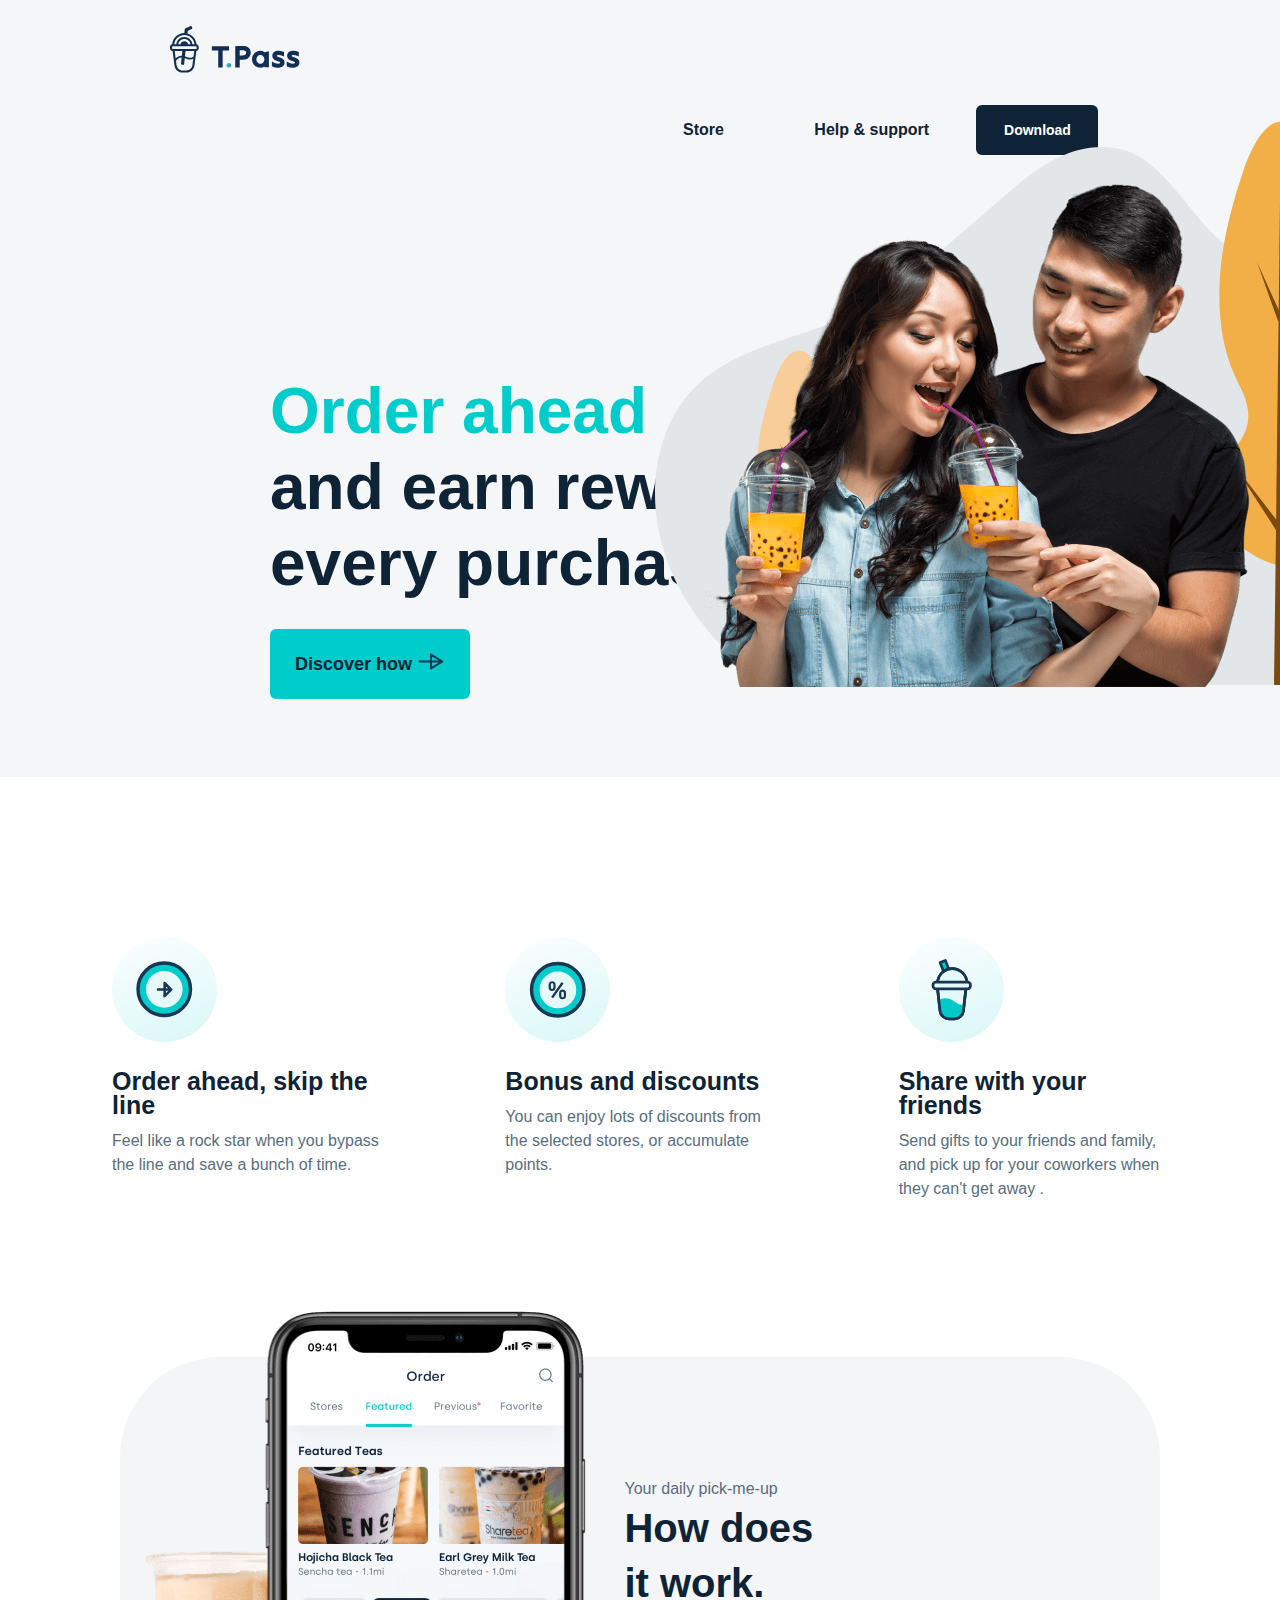
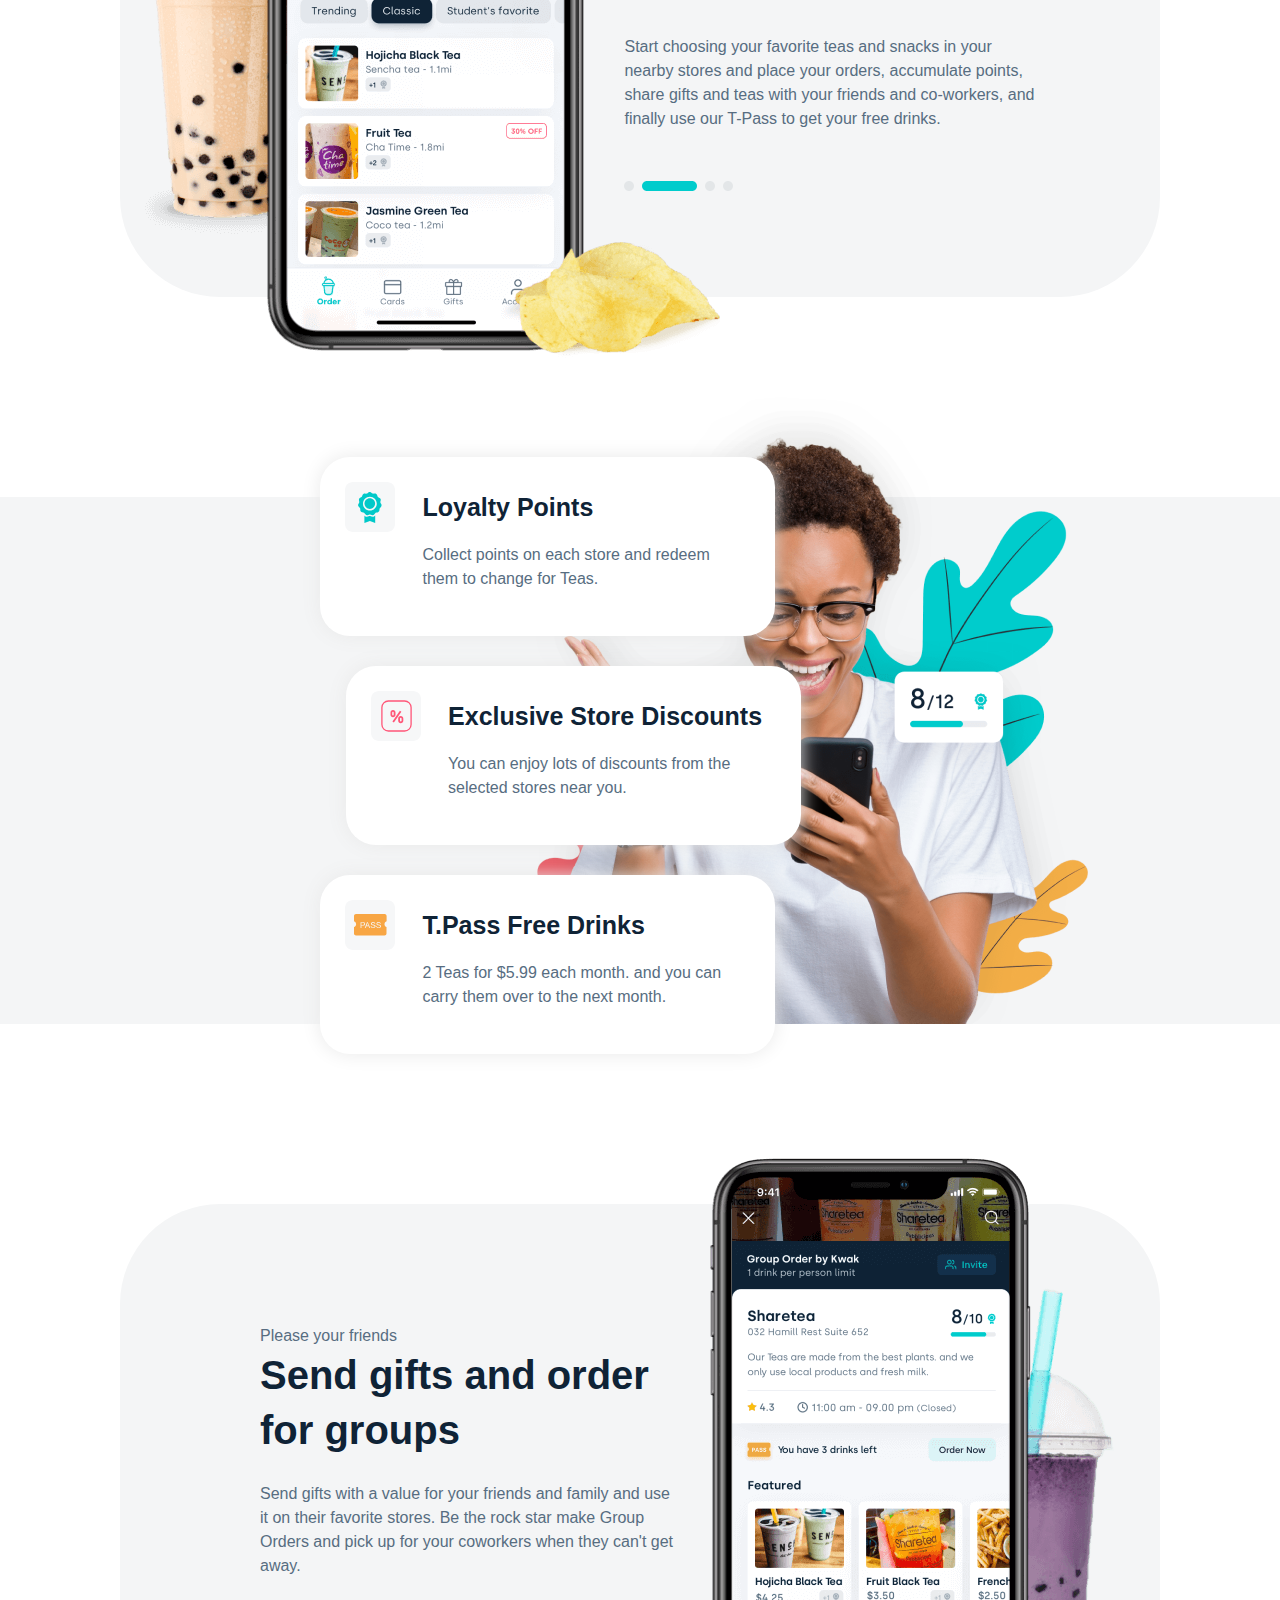
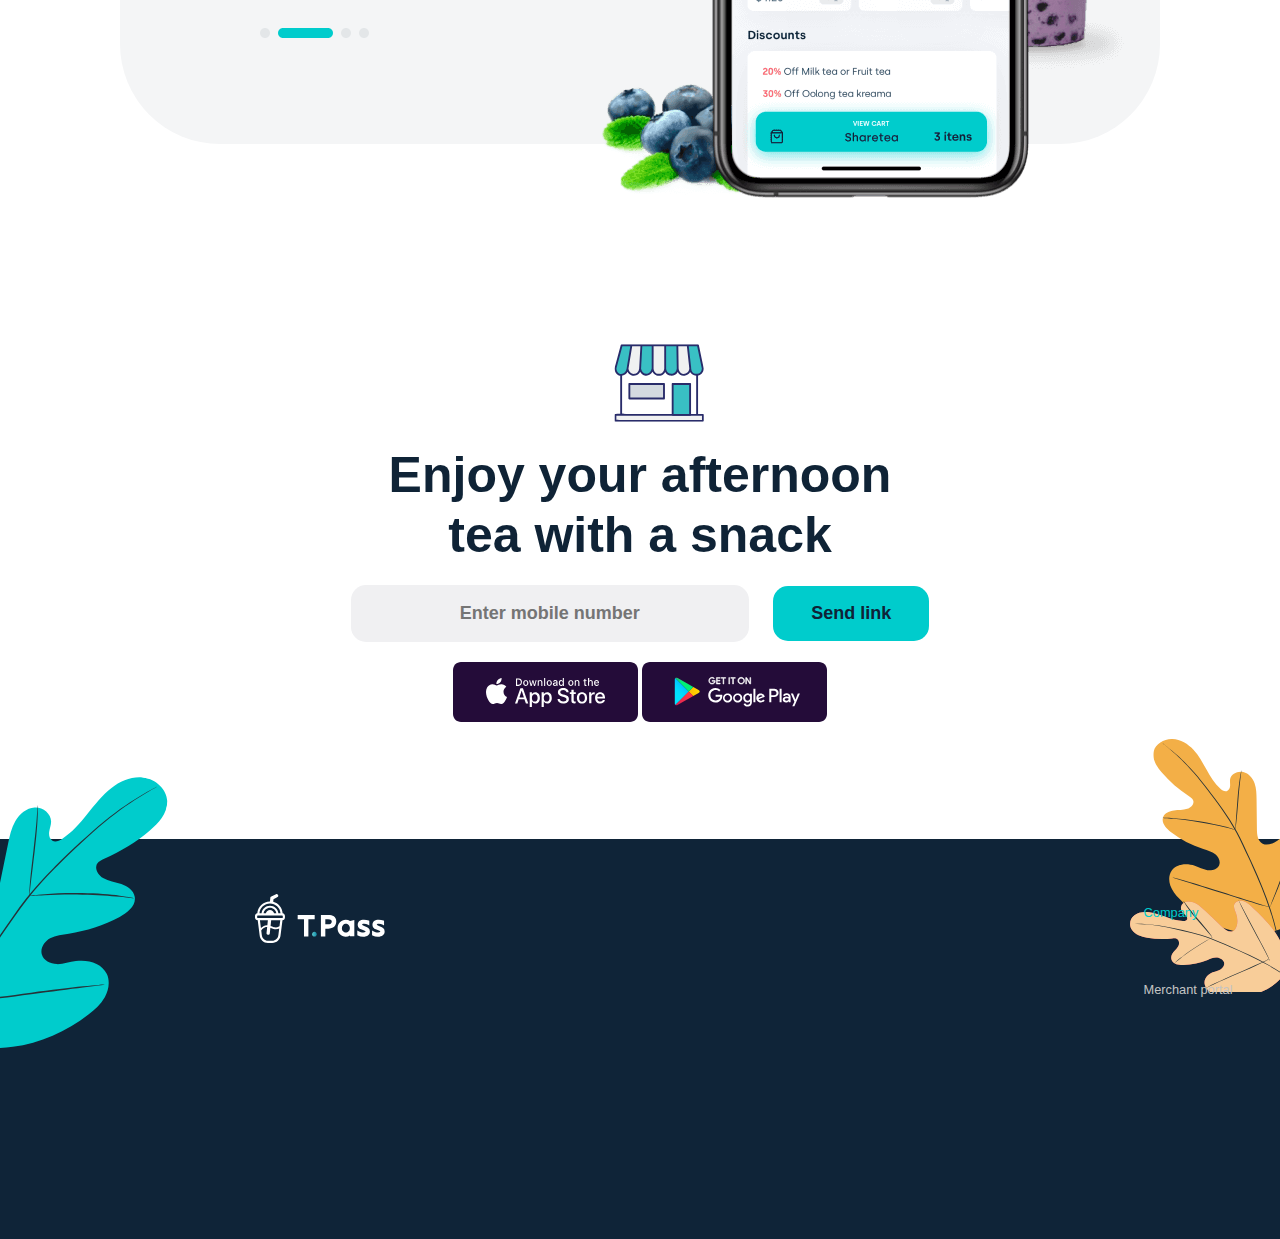
<file: index.html>
<!DOCTYPE html>
<html lang="en">
  <head>
    <meta charset="UTF-8" />
    <link rel="stylesheet" href="css/reseter.css" />
    <link rel="stylesheet" href="css/style.css" />
    <title>Tpass (3variant)</title>
  </head>
  <body>
    <header>
      <img src="img/Logo.svg" alt="Logo" />
      <nav>
        <a href="">Store</a>
        <a href="">Help & support</a>
        <button>Download</button>
      </nav>
    </header>

    <main>
      <section class="upper-text">
        <div class="bg-preview">
          <img src="img/bg-preview.svg" alt="" />
        </div>
        <img class="bg-preview2" src="img/bg-previewPeople.png" alt="" />
        <div class="text-preview">
          <h1>
            <span style="color: #00cccc">Order ahead</span> <br />
            and earn rewards for <br />
            every purchase<span style="color: #f3af47">.</span>
          </h1>
        </div>

        <a href="form.html" class="button-preview">
          Discover how
          <img src="img/line-bt.svg" alt="line" />
        </a>
      </section>

      <section>
        <div class="features">
          <div class="feature-item">
            <img src="img/DT1.svg" alt="feauture" />
            <h4>Order ahead, skip the line</h4>
            <p>
              Feel like a rock star when you bypass the line and save a bunch of
              time.
            </p>
          </div>
          <div class="feature-item">
            <img src="img/DT2.svg" alt="feauture" />
            <h4>Bonus and discounts</h4>
            <p>
              You can enjoy lots of discounts from the selected stores, or
              accumulate points.
            </p>
          </div>
          <div class="feature-item">
            <img src="img/DT3.svg" alt="feauture" />
            <h4>Share with your friends</h4>
            <p>
              Send gifts to your friends and family, and pick up for your
              coworkers when they can't get away .
            </p>
          </div>
        </div>
      </section>

      <section class="article">
        <div class="imgset">
          <img class="phone1s" src="img/phone1s.png" alt="phone1" />
        </div>

        <div class="article-example">
          <p class>Your daily pick-me-up<br /></p>
          <h3>
            How does <br />
            it work.
          </h3>
          <p>
            <br />
            Start choosing your favorite teas and snacks in your nearby stores
            and place your orders, accumulate points, share gifts and teas with
            your friends and co-workers, and finally use our T-Pass to get your
            free drinks.
          </p>
          <img src="img/txt-deck.svg" class="txt-deck" alt="" />
        </div>
      </section>

      <section class="vertical-features">
        <img class="bg-v-f" src="img/bg-img-v-f.png" alt="bg" />
        <div class="features-block">
          <div class="v-feature-item">
            <img src="img/icon1.svg" alt="icon" />
            <div class="v-f-text">
              <h4>Loyalty Points</h4>
              <br />
              <p>
                Collect points on each store and redeem them to change for Teas.
              </p>
            </div>
          </div>
          <div class="v-feature-item v-f-center">
            <img src="img/icon2.svg" alt="icon" />
            <div class="v-f-text">
              <h4>Exclusive Store Discounts</h4>
              <p>
                <br />
                You can enjoy lots of discounts from the selected stores near
                you.
              </p>
            </div>
          </div>
          <div class="v-feature-item">
            <img src="img/icon3.svg" alt="icon" />
            <div class="v-f-text">
              <h4>T.Pass Free Drinks</h4>
              <p>
                <br />
                2 Teas for $5.99 each month. and you can carry them over to the
                next month.
              </p>
            </div>
          </div>
        </div>
      </section>

      <section class="article">
        <div class="article-example2">
          <p>Please your friends <br /></p>
          <h3>Send gifts and order for groups</h3>
          <p>
            <br />
            Send gifts with a value for your friends and family and use it on
            their favorite stores. Be the rock star make Group Orders and pick
            up for your coworkers when they can't get away.
          </p>
          <img class="txt-deck" src="img/txt-deck.svg" alt="" />
        </div>
        <div class="imgset2">
          <img src="img/phone2s.png" alt="phone2s" />
        </div>
      </section>

      <section class="section-bottom-form">
        <img class="market-icon" src="img/Market.svg" alt="market" />
        <h2>
          Enjoy your afternoon <br />
          tea with a snack
        </h2>
        <form>
          <input
            class="input-form"
            type="text"
            placeholder="Enter mobile number"
          />
          <button class="button-form">Send link</button>
        </form>
        <div class="links-to-stores">
          <img src="img/appstore.svg" alt="appstore" />
          <img src="img/googleplay.svg" alt="googleplay" />
        </div>
      </section>
    </main>

    <footer>
      <img class="bg-footer1" src="img/bg-footer.svg" alt="bg" />
      <img class="bg-footer2" src="img/bg-footer-2.svg" alt="bg" />
      <img src="img/logo2.svg" alt="logo" />
      <div class="footer-item">
        <p>
          Company <br /><br />
          <a>Merchant portal</a>
        </p>
      </div>

      <div class="footer-item">
        <p>
          Support <br /><br />
          <a>FAQ</a> <br />
          <a>Terms of service</a> <br />
          <a>Privacy policy</a> <br />
        </p>
      </div>

      <div class="footer-item">
        <p>
          Follow us <br /><br />
          <a>Twitter</a> <br />
          <a>Instagram</a> <br />
          <a>Facebook</a> <br />
        </p>
      </div>
    </footer>
  </body>
</html>
</file>
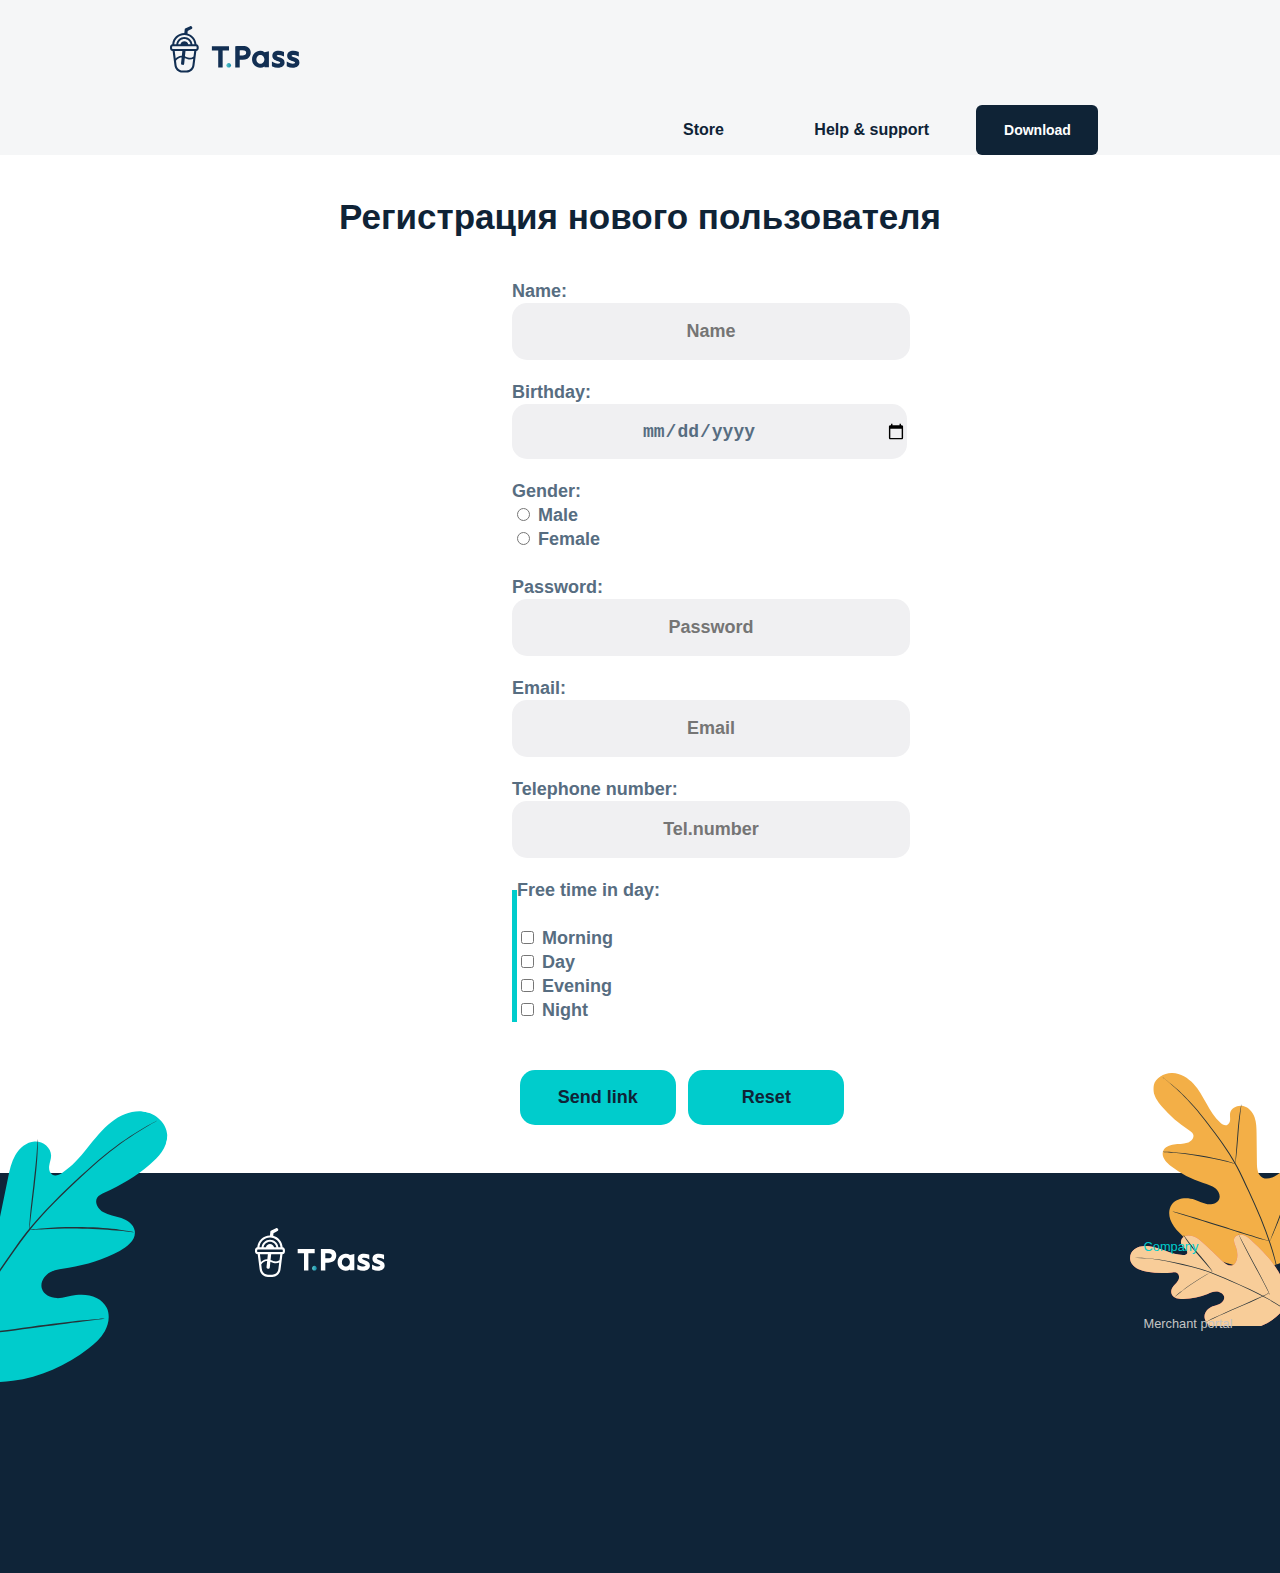
<file: form.html>
<!DOCTYPE html>
<html lang="en">
  <head>
    <meta charset="UTF-8" />
    <link rel="stylesheet" href="css/reseter.css" />
    <link rel="stylesheet" href="css/style.css" />
    <title>Tpass form</title>
  </head>
  <body>
    <header>
      <img src="img/Logo.svg" alt="Logo" />
      <nav>
        <a href="index.html">Store</a>
        <a href="index.html">Help & support</a>
        <button>Download</button>
      </nav>
    </header>

    <main>
      <h1 class="title-reg">Регистрация нового пользователя</h1>
      <form
        class="reg-form"
        name="reg-form"
        method="post"
        action="//httpbin.org/post"
      >
        <p>
          <label for="name"> Name:</label> <br />
          <input
            id="name"
            class="input-form"
            name="name"
            type="text"
            required
            placeholder="Name"
          /><br />
        </p>
        <p>
          <label for="bdate"> Birthday:</label> <br />
          <input class="input-form" id="bdate" name="bdate" type="date" /><br />
        </p>
        <p>
          Gender: <br />
          <input type="radio" name="gender" value="Male" /> Male <br />
          <input type="radio" name="gender" value="Female" /> Female <br />
          <br />
        </p>
        <p>
          <label for="pass"> Password:</label> <br />
          <input
            required
            id="pass"
            class="input-form"
            type="password"
            name="password"
            placeholder="Password"
          /><br />
        </p>
        <p>
          <label for="email"> Email:</label> <br />
          <input
            required
            id="email"
            class="input-form"
            type="email"
            name="email"
            placeholder="Email"
          /><br />
        </p>
        <p>
          <label for="tel"> Telephone number:</label> <br />
          <input
            required
            id="tel"
            class="input-form"
            type="tel"
            name="tel"
            placeholder="Tel.number"
          /><br />
        </p>

        <fieldset>
          <legend>Free time in day:</legend>
          <br />
          <input class="" type="checkbox" name="freetime" value="morning" />
          Morning
          <br />
          <input class="" type="checkbox" name="freetime" value="day" /> Day
          <br />
          <input class="" type="checkbox" name="freetime" value="evening" />
          Evening
          <br />
          <input class="" type="checkbox" name="freetime" value="night" /> Night
        </fieldset>
        <br />

        <br />
        <button class="button-form reg-bt">Send link</button>
        <button type="reset" class="button-form reg-bt">Reset</button>
        <br />
        <br />
        <br />
      </form>
    </main>

    <footer class="foot">
      <img class="bg-footer1" src="img/bg-footer.svg" alt="bg" />
      <img class="bg-footer2" src="img/bg-footer-2.svg" alt="bg" />
      <img src="img/logo2.svg" alt="logo" />
      <div class="footer-item">
        <p>
          Company <br /><br />
          <a>Merchant portal</a>
        </p>
      </div>

      <div class="footer-item">
        <p>
          Support <br /><br />
          <a>FAQ</a> <br />
          <a>Terms of service</a> <br />
          <a>Privacy policy</a> <br />
        </p>
      </div>

      <div class="footer-item">
        <p>
          Follow us <br /><br />
          <a>Twitter</a> <br />
          <a>Instagram</a> <br />
          <a>Facebook</a> <br />
        </p>
      </div>
    </footer>
  </body>
</html>
</file>
<file: css/style.css>
:root {
  --color1: rgba(15, 35, 54, 1);
  --color2: rgb(87, 109, 129);
}
header {
  background-color: #f5f6f7;
  font-size: 1em;
  font-weight: bold;
  color: var(--color1);
}

header nav {
  display: inline-block;
  margin-left: 50%;
  margin-right: 1%;
  margin-top: 2%;
  vertical-align: top;
}

header nav a {
  text-decoration: none;
  color: var(--color1);
  text-align: right;
  margin: 31px 43px;
}

header img {
  display: inline-block;
  text-align: left;
  margin-left: 170px;
  margin-top: 2%;
}

header button {
  color: hsl(0, 0%, 100%);
  background-color: var(--color1);
  border: 4px;
  border-radius: 6px;
  width: 122px;
  height: 50px;
}

body {
  font-family: "Roboto", sans-serif;
  line-height: 24px;
  color: var(--color1);
  height: 100%;
}

footer {
  background-color: hsla(209, 57%, 14%, 1);
  font-size: 0.8em;
  color: #00cccc;
  height: 400px;
  line-height: 3em;
}
.foot {
  position: relative;
  bottom: 0px;
  width: 100%;
}
footer a {
  font-size: 1em;
  line-height: 2em;
  color: #c4c4c4;
}

button {
  font-size: 14px;
  font-weight: bold;
}

.upper-text {
  display: block;
  background-color: #f5f6f7;
  padding: 100px;
}

.text-preview {
  display: block;
  padding-top: 119px;
  margin-left: 170px;
  margin-bottom: 50px;
  font-size: 4em;
  font-weight: bold;
  line-height: 75.9px;
}

.bg-preview {
  display: block;
  position: absolute;
  left: 50%;
  top: -35px;
  z-index: 2;
}

.bg-preview2 {
  display: block;
  position: absolute;
  left: 55%;
  top: 150px;
  z-index: 3;
}

.button-preview {
  text-decoration: none;
  font-size: 18px;
  font-weight: bold;
  color: var(--color1);
  background-color: #00cccc;
  border: 5px;
  border-radius: 6px;
  width: 208px;
  height: 60px;
  margin: 50px 170px;
  padding: 25px;
}

.button-preview img {
  text-align: bottom;
  width: 28px;
  height: 17px;
}

.features {
  display: flex;
  justify-content: center;
  margin: 50px;
}

.feature-item {
  width: 350px;
  margin: 100px 52px 110px;
  text-align: left;
  height: 250px;
  padding: 10px;
}
.feature-item img {
  width: 105px;
}
.feature-item h4 {
  margin-top: 20px;
  font-size: 25px;
  font-weight: bold;
  color: var(--color1);
}

.feature-item p {
  font-size: 16px;
  font-weight: lighter;
  color: var(--color2);
  margin-top: 12px;
}
.article {
  display: block;
  background-color: #f4f5f6;
  border-radius: 100px;
  width: 1040px;
  height: 540px;
  margin-left: auto;
  margin-right: auto;
  margin-bottom: 200px;
}

.imgset {
  display: inline-block;
  width: 580px;
  height: 640px;
  vertical-align: top;
  margin-left: 20px;
  margin-top: -46px;
}

.txt-deck{
  margin-top: 50px;
}

.article-example {
  display: inline-block;
  width: 414px;
  vertical-align: top;
  margin-top: 120px;
  margin-left: -100px;
}

.article-example p,
.article-example2 p {
  font-size: 16px;
  color: var(--color2);
  line-height: 24px;
}

.article-example h3,
.article-example2 h3 {
  line-height: 55px;
  font-size: 40px;
  font-weight: 900;
  color: var(--color1);
}

.article-example2 {
  display: inline-block;
  width: 420px;
  vertical-align: top;
  margin-top: 120px;
  margin-right: -140px;
  margin-left: 140px;
}

.imgset2 {
  display: inline-block;
  width: 580px;
  height: 640px;
  vertical-align: top;
  text-align: right;
  margin-left: 20px;
  margin-top: -46px;
}

.vertical-features {
  display: block;
  background-color: #f4f5f6;
  height: 527px;
  margin-bottom: 180px;
  margin-top: 100px;
}

.bg-v-f {
  display: block;
  position: absolute;
  right: 15%;
  margin-top: -100px;
}

.features-block {
  display: flex;
  flex-direction: column;
  position: relative;
  top: -40px;
}

.v-feature-item {
  display: block;
  width: 455px;
  height: 179px;
  margin-bottom: 30px;
  margin-left: 25%;
  margin-right: 50%;
  border-radius: 30px;
  background-color: white;
  box-shadow: 0px 0px 20px #e9e9e9;
}

.v-f-center {
  margin-left: 27%;
}

.v-feature-item img {
  display: inline-block;

  margin: 25px 23px 104px 25px;
}

.v-feature-item .v-f-text {
  display: inline-block;

  width: 320px;
  height: 98px;
  margin-top: 38px;
  vertical-align: top;
}

.v-feature-item h4 {
  font-size: 25px;
  font-weight: bold;
  color: var(--color1);
}

.v-feature-item p {
  font-size: 16px;
  font-weight: lighter;
  color: var(--color2);
}

.section-bottom-form h2 {
  font-size: 50px;
  font-weight: 900;
  line-height: 60px;
  text-align: center;
  margin-top: 23px;
  margin-bottom: 20px;
}

.market-icon {
  display: block;
  position: relative;
  left: 48%;
  margin-top: 50px;
}

.section-bottom-form form {
  text-align: center;
}

.input-form {
  font-size: 18px;
  font-weight: bold;
  text-align: center;
  color: var(--color2);
  background-color: #f0f0f2;
  border: 0px;
  border-radius: 15px;
  width: 394px;
  height: 55px;
  margin-right: 20px;
  margin-bottom: 20px;
}

.button-form {
  font-size: 18px;
  font-weight: bold;
  text-align: center;
  color: var(--color1);
  width: 156px;
  height: 55px;
  border: 0px;
  border-radius: 15px;
  background-color: #00cccc;
}

.links-to-stores {
  text-align: center;
  margin-bottom: 110px;
}

.footer-item {
  display: inline-block;
  vertical-align: top;
  position: relative;
  left: 700px;
  margin: 55px;
}

footer img {
  margin-left: 255px;
  margin-top: 55px;
}

.bg-footer1 {
  display: block;
  position: absolute;
  left: -255px;
  margin-top: -100px;
}

.bg-footer2 {
  display: block;
  position: absolute;
  right: 0px;
  margin-top: -100px;
}

.title-reg {
  text-align: center;
  font-size: 35px;
  color: var(--color1);
  font-weight: bold;
  margin: 50px;
}

.reg-form {
  display: block;
  margin-left: 40%;
  font-size: 18px;
  font-weight: bold;
  text-align: left;
  color: var(--color2);
}

.reg-bt {
  display: inline block;
  margin-left: 1%;
}


fieldset{
  border-left: #00cccc solid 5px;
}

main{
  min-height: calc(100vh - 400px);
}
</file>
<file: css/reseter.css>
/* http://meyerweb.com/eric/tools/css/reset/ 
v2.0 | 20110126
   License: none (public domain)
*/

html,
body,
div,
span,
applet,
object,
iframe,
h1,
h2,
h3,
h4,
h5,
h6,
p,
blockquote,
pre,
a,
abbr,
acronym,
address,
big,
cite,
code,
del,
dfn,
em,
img,
ins,
kbd,
q,
s,
samp,
small,
strike,
strong,
sub,
sup,
tt,
var,
b,
u,
i,
center,
dl,
dt,
dd,
ol,
ul,
li,
fieldset,
form,
label,
legend,
table,
caption,
tbody,
tfoot,
thead,
tr,
th,
td,
article,
aside,
canvas,
details,
embed,
figure,
figcaption,
footer,
header,
hgroup,
menu,
nav,
output,
ruby,
section,
summary,
time,
mark,
audio,
video {
  margin: 0;
  padding: 0;
  border: 0;
  font-size: 100%;
  font: inherit;
  vertical-align: baseline;
}
/* HTML5 display-role reset for older browsers */
article,
aside,
details,
figcaption,
figure,
footer,
header,
hgroup,
menu,
nav,
section {
  display: block;
}
body {
  line-height: 1;
}
ol,
ul {
  list-style: none;
}
blockquote,
q {
  quotes: none;
}
blockquote:before,
blockquote:after,
q:before,
q:after {
  content: "";
  content: none;
}
table {
  border-collapse: collapse;
  border-spacing: 0;
}
</file>
